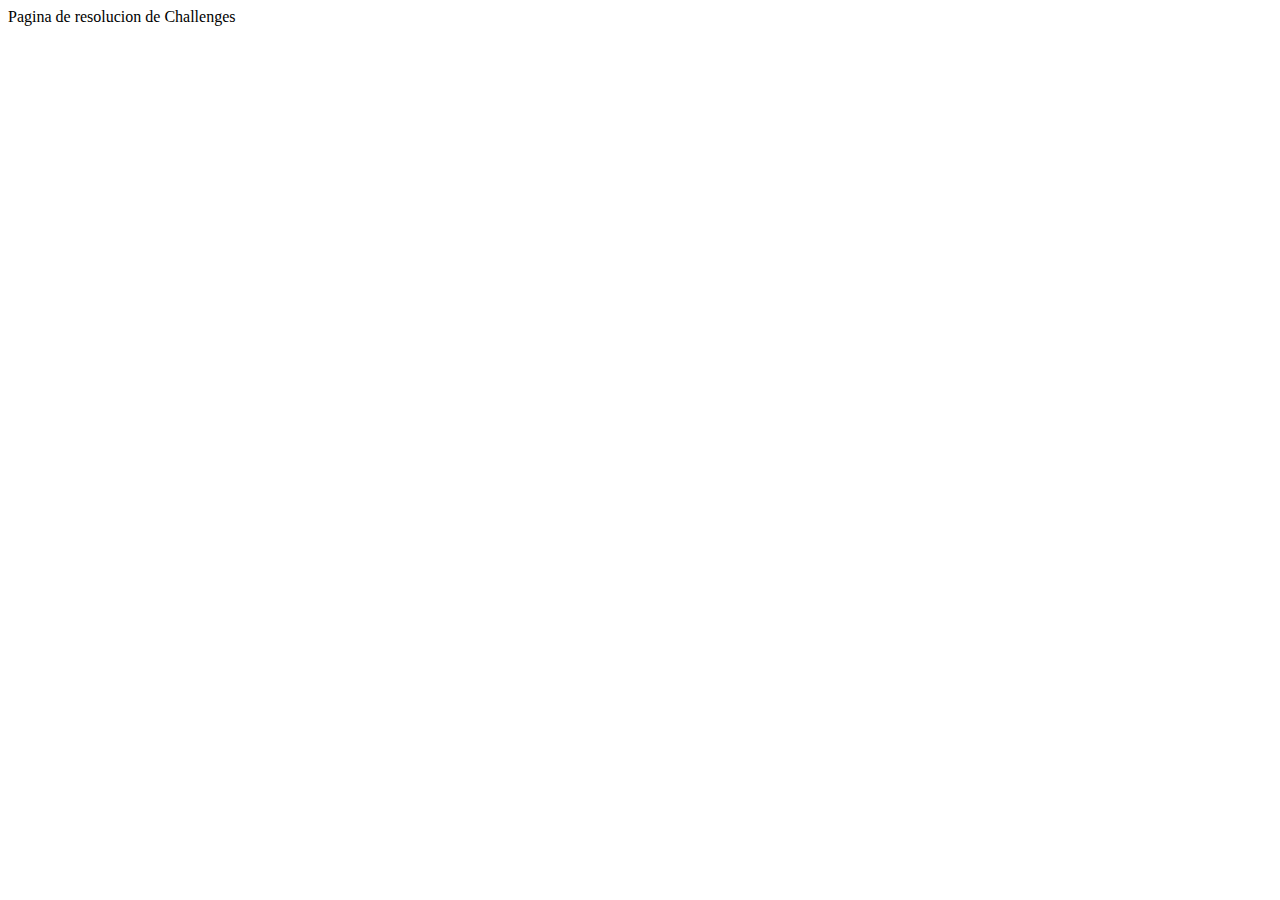
<file: index.html>
<!DOCTYPE html>
<html lang="en">
<head>
  <meta charset="UTF-8">
  <meta http-equiv="X-UA-Compatible" content="IE=edge">
  <meta name="viewport" content="width=device-width, initial-scale=1.0">
  <title>Challenges</title>
</head>
<body>
  Pagina de resolucion de Challenges
</body>
</html>
</file>
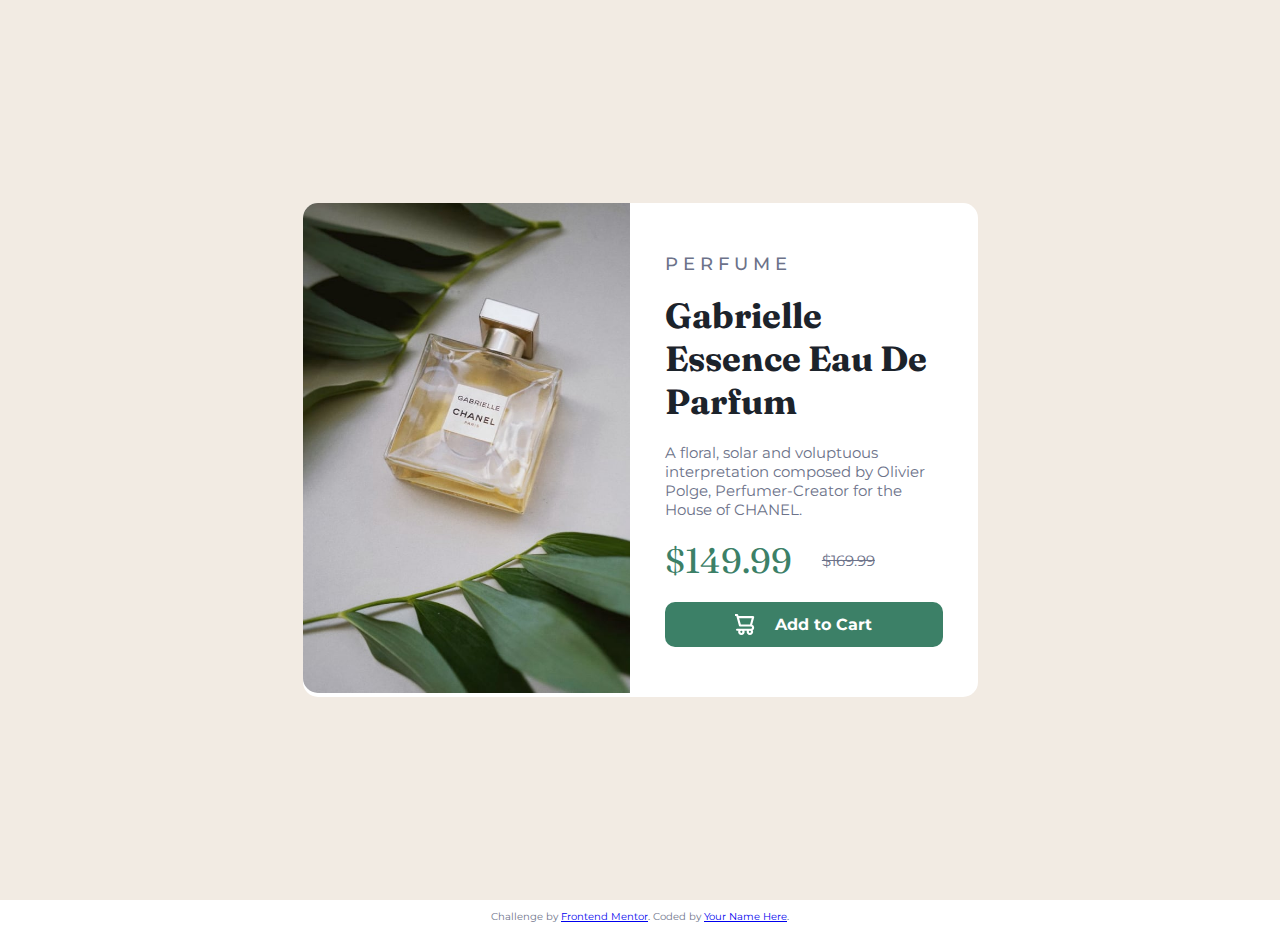
<file: product-preview-card-component-main/index.html>
<!DOCTYPE html>
<html lang="en">
<head>
  <meta charset="UTF-8">
  <meta name="viewport" content="width=device-width, initial-scale=1.0"> <!-- displays site properly based on user's device -->
  <link rel="stylesheet" href="./style.css">
  <link rel="icon" type="image/png" sizes="32x32" href="./images/favicon-32x32.png">
  
  <title>Frontend Mentor | Product preview card component</title>

  <link rel="preconnect" href="https://fonts.googleapis.com"> 
  <link rel="preconnect" href="https://fonts.gstatic.com" crossorigin> 
  <link href="https://fonts.googleapis.com/css2?family=Fraunces:opsz,wght@9..144,700&family=Montserrat:wght@500;700&display=swap" rel="stylesheet">
</head>
<body>

  <main class="container">
    <section class="card-product">
      <picture > 
        <source media="(min-width: 768px)" srcset="./images/image-product-desktop.jpg">
        <img src="./images/image-product-mobile.jpg" alt="" class="card-product__image">
      </picture>
      
      <div class="card-product__info">

        <h3 class="card-product__info-type grayish">Perfume</h3>
  
        <h2 class="card-product__info-title">Gabrielle Essence Eau De Parfum</h2>
    
        <p class="card-product__info-detail grayish">
        A floral, solar and voluptuous interpretation composed by Olivier Polge, Perfumer-Creator for the House of CHANEL.
        </p>
    
        <div class="card-product__info-price">
          <p class="cyan">$149.99</p>
          <p class="grayish">$169.99</p>
        </div>
    
        <button class="btn-buy cyan"><img src="./images/icon-cart.svg" alt="">Add to Cart</button>
      </div>
    </section>
  </main>
  
  <footer>
    <div class="attribution">
      Challenge by <a href="https://www.frontendmentor.io?ref=challenge" target="_blank">Frontend Mentor</a>. 
      Coded by <a href="#">Your Name Here</a>.
    </div>
  </footer>
</body>
</html>
</file>
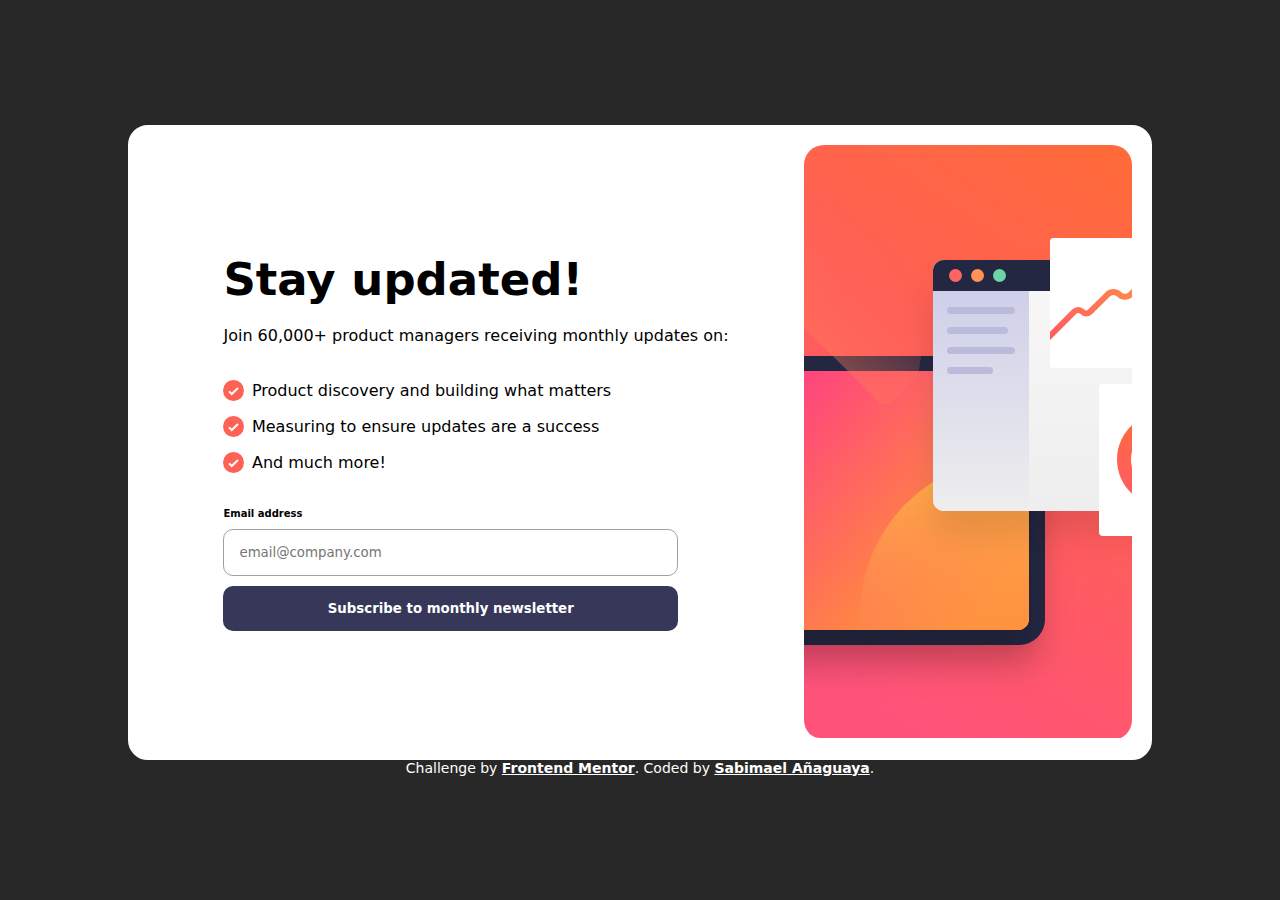
<file: Pages/Newsletter/index.html>
<!DOCTYPE html>
<html lang="en">
<head>
  <meta charset="UTF-8">
  <meta name="viewport" content="width=device-width, initial-scale=1.0"> <!-- displays site properly based on user's device -->
  <link rel="stylesheet" href="main.css">
  <link rel="icon" type="image/png" sizes="32x32" href="./assets/images/favicon-32x32.png">
  
  <title>Frontend Mentor | Newsletter sign-up form with success message</title>

  
</head>
<body>

  <main>
    <section class="newsettler-container">

      <article class="info-newsettler">
        <h2 class="title">Stay updated!</h2>
        <p class="content">Join 60,000+ product managers receiving monthly updates on: </p>
        <ul class="content">
          <li><img src="./assets/images/icon-list.svg" alt="icon check"> Product discovery and building what matters</li>
          <li><img src="./assets/images/icon-list.svg" alt="icon check">Measuring to ensure updates are a success</li>
          <li><img src="./assets/images/icon-list.svg" alt="icon check">And much more!</li>
        </ul>
        <form id="form-email">
          <label for="input-email">Email address</label>
          <input id="input-email" type="email" placeholder="email@company.com" autofocus>
          <span class="msg-error">Valid email required</span>
          <button class="btn-gen">Subscribe to monthly newsletter</button>
        </form>
      </article>
      <picture class="img-newsettler"> 
        <img src="./assets/images/illustration-sign-up-desktop.svg" alt="">
      </picture>
    </section>

    <section class="message-container">
      <article class="message-subscription">
        <img src="./assets/images/icon-success.svg" alt="">
        <h2 class="title">Thanks for subscribing!</h2>
        <p class="content">A confirmation email has been sent to <span  id="email-target"></span>.
          Please open it and click the button inside to confirm your subscription.</p>
          <button class="btn-gen btn-close">Dismiss message</button>
      </article>
    </section>

    <section class="attribution">
      Challenge by <a href="https://www.frontendmentor.io?ref=challenge" target="_blank">Frontend Mentor</a>. 
      Coded by <a href="https://sabimael.com">Sabimael Añaguaya</a>.
    </section>
  </main>
  
  <script src="./main.js"></script>
</body>
</html>
</file>
<file: product-preview-card-component-main/style.css>
:root{
    --Dark-cyan: hsl(158, 36%, 37%);
    --Cream: hsl(30, 38%, 92%);

    --Very-dark-blue: hsl(212, 21%, 14%);
    --Dark-grayish-blue: hsl(228, 12%, 48%);
    --White: hsl(0, 0%, 100%);
}

*{
    padding: 0;
    margin: 0;
    box-sizing: border-box;
}

html{
    color: var(--Dark-grayish-blue);
    font-family: 'Montserrat', sans-serif;
    font-size: 62.5%;
}

.container{
    width: 100%;
    height: 100vh;
    background-color: var(--Cream);
    display: flex;
    align-items: center;
    justify-content: center;
    font-size: 1.5rem;
}

.card-product{
    width: 375px;
    border-radius: 15px;
    background-color: var(--White);
    display: flex;
    flex-direction: column;
}

.card-product__image{
    border-top-left-radius: 15px;
    border-top-right-radius: 15px;
    width: 100%;
   
}

.card-product__info{
    padding: 35px;
}

.card-product__info-type{
    text-transform: uppercase;
    font-weight: 500;
    letter-spacing: 5px;
    margin-bottom: 20px;
}

.card-product__info-title{
    font-size: 3.5rem;
    font-family: 'Fraunces', serif;
    font-weight: 700;
    margin-bottom: 20px;
    color: var(--Very-dark-blue);
}



.card-product__info-price{
    display: flex;
    align-items: center;
    margin: 20px 0;
    gap: 30px
}

.card-product__info-price :nth-child(1){
    font-size: 3.5rem;
    color: var(--Dark-cyan);
    font-family: 'Fraunces', serif;
}

.card-product__info-price :nth-child(2){
    text-decoration:line-through;
}

.btn-buy{
    width: 100%;
    padding: 12px;
    background-color: var(--Dark-cyan);
    color: var(--White);
    font-size: 1.6rem;
    font-family: 'Montserrat', sans-serif;
    font-weight: 700;
    border: none;
    border-radius: 10px;
    display: flex;
    justify-content: center;
    align-items: center;
    gap: 20px;
    cursor: pointer;
}

.btn-buy img{
    width: 20px;
}

.attribution{
    text-align: center;
    padding: 10px;
}

@media (min-width: 768px) { 
    .card-product{
        width: 675px;
        border-radius: 15px;
        background-color: var(--White);
        display: flex;
        flex-direction: row;
        justify-content: center;
    }
    .card-product picture{
        width: 150%;
        height: 100%;
        overflow: hidden;
    }
    .card-product__image{
        border-top-left-radius: 15px;
        border-top-right-radius: 0;
        border-bottom-left-radius: 15px;
        height: 100%;
        width: none;
        position: relative;
    }
    .card-product__info{
        display: flex;
        flex-direction: column;
        justify-content: center;
    }
}
</file>
<file: Pages/Newsletter/main.css>
*,
*:before,
*:after{
  margin: 0;
  padding: 0;
  box-sizing: border-box;
}

html{
  font-family: system-ui, -apple-system, BlinkMacSystemFont, 'Segoe UI', Roboto, Oxygen, Ubuntu, Cantarell, 'Open Sans', 'Helvetica Neue', sans-serif;
  font-size: 62.5%;
}

body{
  background-color: rgb(40, 40, 40);
}
main{
  width: 100%;
  height: 100vh;
  display: flex;
  align-items: center;
  justify-content: center;
  flex-direction: column;
  position: relative;
}
.newsettler-container{
  height: fit-content;
  max-width: 80%;
  margin: 0 auto;
  display: grid;
  grid-template-rows: 1fr;
  border: 2rem solid white;
  border-radius: 2rem;
  background: white;
  place-items: center;
}

.info-newsettler{
  display: flex;
  flex-direction: column;
  justify-content: center;
  gap: 2rem;
  padding: 2rem;
  grid-row: 2;
}

.content{
  font-size: 1.6rem;
}

.content span{
  font-weight: bold;
}

.title{
  font-size: 4.5rem;
}

.info-newsettler ul{
  list-style: none;
}
.info-newsettler li{
  display: flex;
  align-items: center;
  margin: 1.5rem 0;
  gap: 0.75rem;
}

.info-newsettler form{
  max-width: 90%;
  display: flex;
  flex-direction: column;
  justify-content: center;
  gap: 1rem;
  position: relative;
}

.info-newsettler form label{
  font-weight: bold;
}

.info-newsettler form input[type="email"]{
  font-family: inherit ;
  padding: 1.5rem;
  border-radius: 1rem;
  border: 1px solid rgb(160, 160, 160);
  background: white;
}

.info-newsettler form input[type='email']:focus{
  outline: none;
}

.info-newsettler form .msg-error{
  position: absolute;
  top: 0;
  right: 0;
  display: none;
  color: red;
  text-align: end;
}

.btn-gen{
  font-family: inherit ;
  padding: 1.5rem;
  border-radius: 1rem;
  border: none;
  color: white;
  font-weight: bold;
  background-color: rgb(55, 55, 90);
  cursor: pointer;
}






.img-newsettler{
  width: 100%;
  aspect-ratio: 1;
  overflow: hidden;
  border-radius: 2rem;
}

.message-container{
  width: 100%;
  height: 100vh;
  position:fixed;
  top: 0;
  left: 0;
  display: none;
  justify-content: center;
  align-items: center;
  background: rgba(80, 80, 80, 0.554);
  backdrop-filter: blur(10px);
  z-index: 1;

}

.message-container.show{
  display: flex;
}

.message-subscription{
  width: 80%;
  max-width: 400px;
  min-width: 200px;
  padding: 4rem;
  border-radius: 2rem;
  background: white;
  aspect-ratio: 1;

  display: flex;
  flex-direction: column;
  justify-content: space-around;
  gap: 1rem;

}


.message-subscription img{
  width: 8rem;
}


.attribution{
  width: 100%;
  justify-self: start;
  color: white;
  font-size: 1.4rem;
  text-align: center;
}

.attribution a{
  color: white;
  font-weight: bold;
}

/* TO TABLETS */
@media screen and (min-width: 768px) {
  .newsettler-container{
    grid-template-columns: 2fr 1fr;
  }
  .info-newsettler{
    grid-row: auto;
    grid-column: 1;
  }
  
  .img-newsettler{
    grid-row: auto;
    grid-column: 2;
    aspect-ratio: auto;
  }

  

}
</file>
